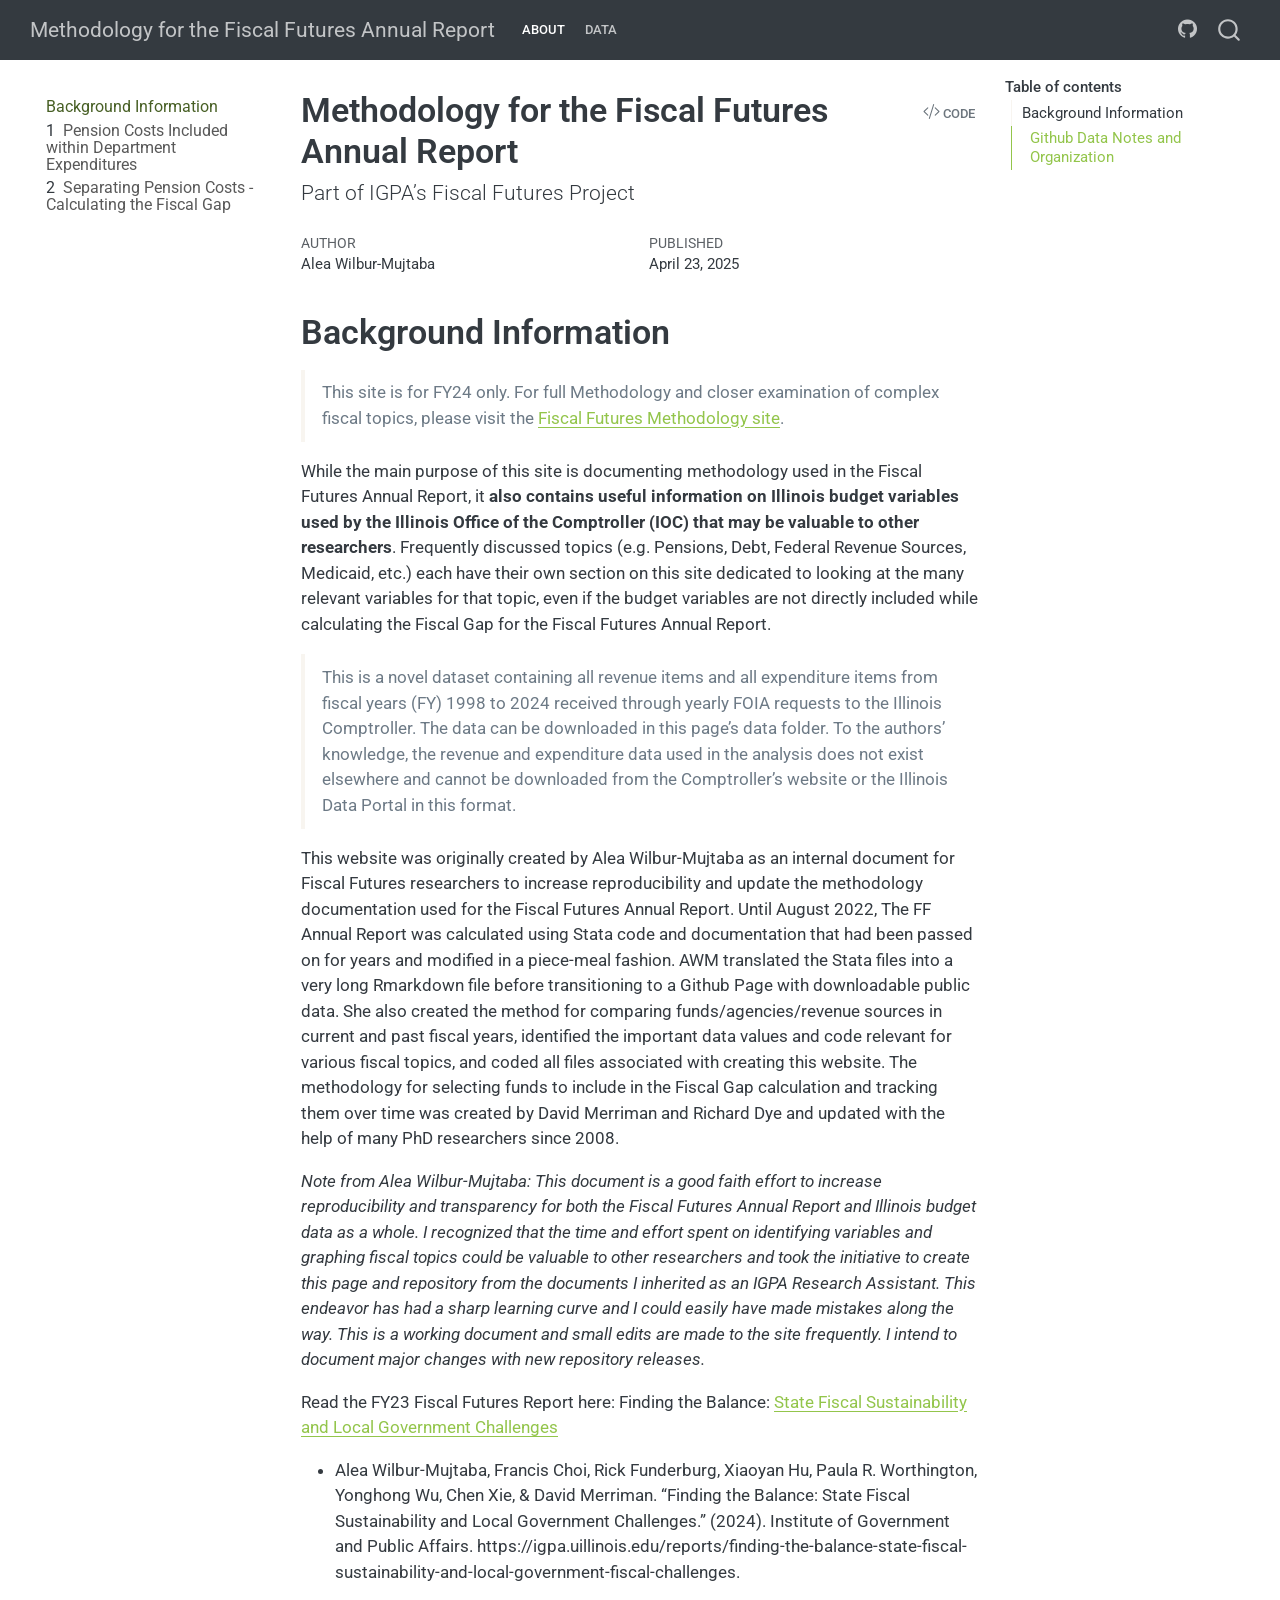
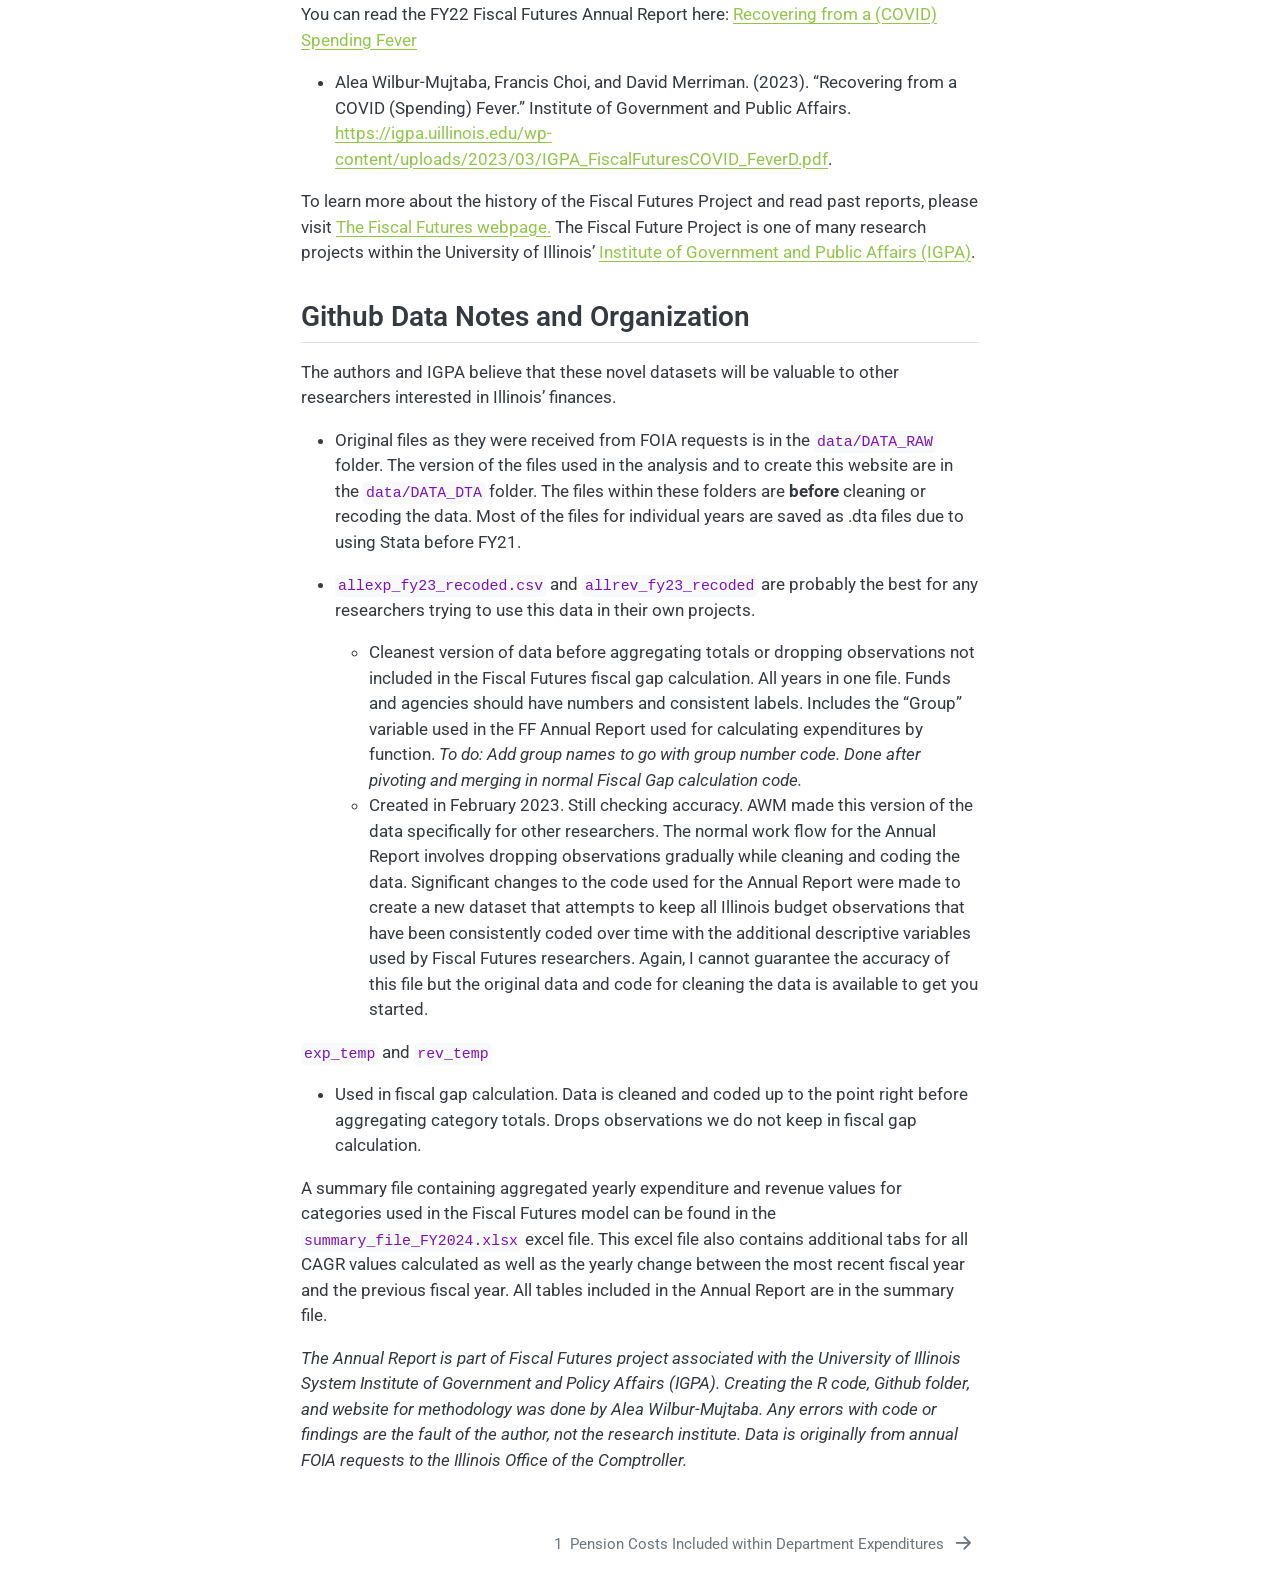
<file: index.html>
<!DOCTYPE html>
<html xmlns="http://www.w3.org/1999/xhtml" lang="en" xml:lang="en"><head>

<meta charset="utf-8">
<meta name="generator" content="quarto-1.4.550">

<meta name="viewport" content="width=device-width, initial-scale=1.0, user-scalable=yes">

<meta name="author" content="Alea Wilbur-Mujtaba">
<meta name="dcterms.date" content="2025-04-23">

<title>Methodology for the Fiscal Futures Annual Report</title>
<style>
code{white-space: pre-wrap;}
span.smallcaps{font-variant: small-caps;}
div.columns{display: flex; gap: min(4vw, 1.5em);}
div.column{flex: auto; overflow-x: auto;}
div.hanging-indent{margin-left: 1.5em; text-indent: -1.5em;}
ul.task-list{list-style: none;}
ul.task-list li input[type="checkbox"] {
  width: 0.8em;
  margin: 0 0.8em 0.2em -1em; /* quarto-specific, see https://github.com/quarto-dev/quarto-cli/issues/4556 */ 
  vertical-align: middle;
}
/* CSS for syntax highlighting */
pre > code.sourceCode { white-space: pre; position: relative; }
pre > code.sourceCode > span { line-height: 1.25; }
pre > code.sourceCode > span:empty { height: 1.2em; }
.sourceCode { overflow: visible; }
code.sourceCode > span { color: inherit; text-decoration: inherit; }
div.sourceCode { margin: 1em 0; }
pre.sourceCode { margin: 0; }
@media screen {
div.sourceCode { overflow: auto; }
}
@media print {
pre > code.sourceCode { white-space: pre-wrap; }
pre > code.sourceCode > span { text-indent: -5em; padding-left: 5em; }
}
pre.numberSource code
  { counter-reset: source-line 0; }
pre.numberSource code > span
  { position: relative; left: -4em; counter-increment: source-line; }
pre.numberSource code > span > a:first-child::before
  { content: counter(source-line);
    position: relative; left: -1em; text-align: right; vertical-align: baseline;
    border: none; display: inline-block;
    -webkit-touch-callout: none; -webkit-user-select: none;
    -khtml-user-select: none; -moz-user-select: none;
    -ms-user-select: none; user-select: none;
    padding: 0 4px; width: 4em;
  }
pre.numberSource { margin-left: 3em;  padding-left: 4px; }
div.sourceCode
  {   }
@media screen {
pre > code.sourceCode > span > a:first-child::before { text-decoration: underline; }
}
</style>


<script src="site_libs/quarto-nav/quarto-nav.js"></script>
<script src="site_libs/quarto-nav/headroom.min.js"></script>
<script src="site_libs/clipboard/clipboard.min.js"></script>
<script src="site_libs/quarto-search/autocomplete.umd.js"></script>
<script src="site_libs/quarto-search/fuse.min.js"></script>
<script src="site_libs/quarto-search/quarto-search.js"></script>
<meta name="quarto:offset" content="./">
<link href="./Everything_changepensions.html" rel="next">
<script src="site_libs/quarto-html/quarto.js"></script>
<script src="site_libs/quarto-html/popper.min.js"></script>
<script src="site_libs/quarto-html/tippy.umd.min.js"></script>
<script src="site_libs/quarto-html/anchor.min.js"></script>
<link href="site_libs/quarto-html/tippy.css" rel="stylesheet">
<link href="site_libs/quarto-html/quarto-syntax-highlighting.css" rel="stylesheet" id="quarto-text-highlighting-styles">
<script src="site_libs/bootstrap/bootstrap.min.js"></script>
<link href="site_libs/bootstrap/bootstrap-icons.css" rel="stylesheet">
<link href="site_libs/bootstrap/bootstrap.min.css" rel="stylesheet" id="quarto-bootstrap" data-mode="light">
<script id="quarto-search-options" type="application/json">{
  "location": "navbar",
  "copy-button": false,
  "collapse-after": 3,
  "panel-placement": "end",
  "type": "overlay",
  "limit": 50,
  "keyboard-shortcut": [
    "f",
    "/",
    "s"
  ],
  "show-item-context": false,
  "language": {
    "search-no-results-text": "No results",
    "search-matching-documents-text": "matching documents",
    "search-copy-link-title": "Copy link to search",
    "search-hide-matches-text": "Hide additional matches",
    "search-more-match-text": "more match in this document",
    "search-more-matches-text": "more matches in this document",
    "search-clear-button-title": "Clear",
    "search-text-placeholder": "",
    "search-detached-cancel-button-title": "Cancel",
    "search-submit-button-title": "Submit",
    "search-label": "Search"
  }
}</script>


</head>

<body class="nav-sidebar floating nav-fixed">

<div id="quarto-search-results"></div>
  <header id="quarto-header" class="headroom fixed-top">
    <nav class="navbar navbar-expand-lg " data-bs-theme="dark">
      <div class="navbar-container container-fluid">
      <div class="navbar-brand-container mx-auto">
    <a class="navbar-brand" href="./index.html">
    <span class="navbar-title">Methodology for the Fiscal Futures Annual Report</span>
    </a>
  </div>
            <div id="quarto-search" class="" title="Search"></div>
          <button class="navbar-toggler" type="button" data-bs-toggle="collapse" data-bs-target="#navbarCollapse" aria-controls="navbarCollapse" aria-expanded="false" aria-label="Toggle navigation" onclick="if (window.quartoToggleHeadroom) { window.quartoToggleHeadroom(); }">
  <span class="navbar-toggler-icon"></span>
</button>
          <div class="collapse navbar-collapse" id="navbarCollapse">
            <ul class="navbar-nav navbar-nav-scroll me-auto">
  <li class="nav-item">
    <a class="nav-link active" href="./index.html" aria-current="page"> 
<span class="menu-text">About</span></a>
  </li>  
  <li class="nav-item">
    <a class="nav-link" href="https://github.com/AleaWM/Fiscal-Futures-IL-FY2024/tree/main/data"> 
<span class="menu-text">Data</span></a>
  </li>  
</ul>
            <ul class="navbar-nav navbar-nav-scroll ms-auto">
  <li class="nav-item compact">
    <a class="nav-link" href="https://github.com/AleaWM/Fiscal-Futures-IL-FY2024.git"> <i class="bi bi-github" role="img">
</i> 
<span class="menu-text"></span></a>
  </li>  
</ul>
          </div> <!-- /navcollapse -->
          <div class="quarto-navbar-tools">
</div>
      </div> <!-- /container-fluid -->
    </nav>
  <nav class="quarto-secondary-nav">
    <div class="container-fluid d-flex">
      <button type="button" class="quarto-btn-toggle btn" data-bs-toggle="collapse" data-bs-target=".quarto-sidebar-collapse-item" aria-controls="quarto-sidebar" aria-expanded="false" aria-label="Toggle sidebar navigation" onclick="if (window.quartoToggleHeadroom) { window.quartoToggleHeadroom(); }">
        <i class="bi bi-layout-text-sidebar-reverse"></i>
      </button>
        <nav class="quarto-page-breadcrumbs" aria-label="breadcrumb"><ol class="breadcrumb"><li class="breadcrumb-item"><a href="./index.html">Background Information</a></li></ol></nav>
        <a class="flex-grow-1" role="button" data-bs-toggle="collapse" data-bs-target=".quarto-sidebar-collapse-item" aria-controls="quarto-sidebar" aria-expanded="false" aria-label="Toggle sidebar navigation" onclick="if (window.quartoToggleHeadroom) { window.quartoToggleHeadroom(); }">      
        </a>
    </div>
  </nav>
</header>
<!-- content -->
<div id="quarto-content" class="quarto-container page-columns page-rows-contents page-layout-article page-navbar">
<!-- sidebar -->
  <nav id="quarto-sidebar" class="sidebar collapse collapse-horizontal quarto-sidebar-collapse-item sidebar-navigation floating overflow-auto">
    <div class="sidebar-menu-container"> 
    <ul class="list-unstyled mt-1">
        <li class="sidebar-item">
  <div class="sidebar-item-container"> 
  <a href="./index.html" class="sidebar-item-text sidebar-link active">
 <span class="menu-text">Background Information</span></a>
  </div>
</li>
        <li class="sidebar-item">
  <div class="sidebar-item-container"> 
  <a href="./Everything_changepensions.html" class="sidebar-item-text sidebar-link">
 <span class="menu-text"><span class="chapter-number">1</span>&nbsp; <span class="chapter-title">Pension Costs Included within Department Expenditures</span></span></a>
  </div>
</li>
        <li class="sidebar-item">
  <div class="sidebar-item-container"> 
  <a href="./Everything.html" class="sidebar-item-text sidebar-link">
 <span class="menu-text"><span class="chapter-number">2</span>&nbsp; <span class="chapter-title">Separating Pension Costs - Calculating the Fiscal Gap</span></span></a>
  </div>
</li>
    </ul>
    </div>
</nav>
<div id="quarto-sidebar-glass" class="quarto-sidebar-collapse-item" data-bs-toggle="collapse" data-bs-target=".quarto-sidebar-collapse-item"></div>
<!-- margin-sidebar -->
    <div id="quarto-margin-sidebar" class="sidebar margin-sidebar">
        <nav id="TOC" role="doc-toc" class="toc-active">
    <h2 id="toc-title">Table of contents</h2>
   
  <ul>
  <li><a href="#sec-background-info" id="toc-sec-background-info" class="nav-link active" data-scroll-target="#sec-background-info">Background Information</a>
  <ul class="collapse">
  <li><a href="#github-data-notes-and-organization" id="toc-github-data-notes-and-organization" class="nav-link" data-scroll-target="#github-data-notes-and-organization">Github Data Notes and Organization</a></li>
  </ul></li>
  </ul>
</nav>
    </div>
<!-- main -->
<main class="content" id="quarto-document-content">

<header id="title-block-header" class="quarto-title-block default">
<div class="quarto-title">
<div class="quarto-title-block"><div><h1 class="title">Methodology for the Fiscal Futures Annual Report</h1><button type="button" class="btn code-tools-button" id="quarto-code-tools-source"><i class="bi"></i> Code</button></div></div>
<p class="subtitle lead">Part of IGPA’s Fiscal Futures Project</p>
</div>



<div class="quarto-title-meta">

    <div>
    <div class="quarto-title-meta-heading">Author</div>
    <div class="quarto-title-meta-contents">
             <p>Alea Wilbur-Mujtaba </p>
          </div>
  </div>
    
    <div>
    <div class="quarto-title-meta-heading">Published</div>
    <div class="quarto-title-meta-contents">
      <p class="date">April 23, 2025</p>
    </div>
  </div>
  
    
  </div>
  


</header>


<section id="sec-background-info" class="level1 unnumbered">
<h1 class="unnumbered">Background Information</h1>
<blockquote class="blockquote">
<p>This site is for FY24 only. For full Methodology and closer examination of complex fiscal topics, please visit the <a href="https://aleawm.github.io/Fiscal-Futures/">Fiscal Futures Methodology site</a>.</p>
</blockquote>
<p>While the main purpose of this site is documenting methodology used in the Fiscal Futures Annual Report, it <strong>also contains useful information on Illinois budget variables used by the Illinois Office of the Comptroller (IOC) that may be valuable to other researchers</strong>. Frequently discussed topics (e.g.&nbsp;Pensions, Debt, Federal Revenue Sources, Medicaid, etc.) each have their own section on this site dedicated to looking at the many relevant variables for that topic, even if the budget variables are not directly included while calculating the Fiscal Gap for the Fiscal Futures Annual Report.</p>
<blockquote class="blockquote">
<p>This is a novel dataset containing all revenue items and all expenditure items from fiscal years (FY) 1998 to 2024 received through yearly FOIA requests to the Illinois Comptroller. The data can be downloaded in this page’s data folder. To the authors’ knowledge, the revenue and expenditure data used in the analysis does not exist elsewhere and cannot be downloaded from the Comptroller’s website or the Illinois Data Portal in this format.</p>
</blockquote>
<p>This website was originally created by Alea Wilbur-Mujtaba as an internal document for Fiscal Futures researchers to increase reproducibility and update the methodology documentation used for the Fiscal Futures Annual Report. Until August 2022, The FF Annual Report was calculated using Stata code and documentation that had been passed on for years and modified in a piece-meal fashion. AWM translated the Stata files into a very long Rmarkdown file before transitioning to a Github Page with downloadable public data. She also created the method for comparing funds/agencies/revenue sources in current and past fiscal years, identified the important data values and code relevant for various fiscal topics, and coded all files associated with creating this website. The methodology for selecting funds to include in the Fiscal Gap calculation and tracking them over time was created by David Merriman and Richard Dye and updated with the help of many PhD researchers since 2008.</p>
<p><em>Note from Alea Wilbur-Mujtaba: This document is a good faith effort to increase reproducibility and transparency for both the Fiscal Futures Annual Report and Illinois budget data as a whole. I recognized that the time and effort spent on identifying variables and graphing fiscal topics could be valuable to other researchers and took the initiative to create this page and repository from the documents I inherited as an IGPA Research Assistant. This endeavor has had a sharp learning curve and I could easily have made mistakes along the way. This is a working document and small edits are made to the site frequently. I intend to document major changes with new repository releases.</em></p>
<p>Read the FY23 Fiscal Futures Report here: Finding the Balance: <a href="https://igpa.uillinois.edu/reports/finding-the-balance-state-fiscal-sustainability-and-local-government-fiscal-challenges">State Fiscal Sustainability and Local Government Challenges</a></p>
<ul>
<li>Alea Wilbur-Mujtaba, Francis Choi, Rick Funderburg, Xiaoyan Hu, Paula R. Worthington, Yonghong Wu, Chen Xie, &amp; David Merriman. “Finding the Balance: State Fiscal Sustainability and Local Government Challenges.” (2024). Institute of Government and Public Affairs. https://igpa.uillinois.edu/reports/finding-the-balance-state-fiscal-sustainability-and-local-government-fiscal-challenges.</li>
</ul>
<p>You can read the FY22 Fiscal Futures Annual Report here: <a href="https://igpa.uillinois.edu/wp-content/uploads/2023/03/IGPA_FiscalFuturesCOVID_FeverD.pdf">Recovering from a (COVID) Spending Fever</a></p>
<ul>
<li>Alea Wilbur-Mujtaba, Francis Choi, and David Merriman. (2023). “Recovering from a COVID (Spending) Fever.” Institute of Government and Public Affairs. <a href="https://igpa.uillinois.edu/wp-content/uploads/2023/03/IGPA_FiscalFuturesCOVID_FeverD.pdf" class="uri">https://igpa.uillinois.edu/wp-content/uploads/2023/03/IGPA_FiscalFuturesCOVID_FeverD.pdf</a>.</li>
</ul>
<p>To learn more about the history of the Fiscal Futures Project and read past reports, please visit <a href="https://igpa.uillinois.edu/fiscal-futures-project/">The Fiscal Futures webpage.</a> The Fiscal Future Project is one of many research projects within the University of Illinois’ <a href="https://igpa.uillinois.edu/">Institute of Government and Public Affairs (IGPA)</a>.</p>
<section id="github-data-notes-and-organization" class="level2">
<h2 class="anchored" data-anchor-id="github-data-notes-and-organization">Github Data Notes and Organization</h2>
<p>The authors and IGPA believe that these novel datasets will be valuable to other researchers interested in Illinois’ finances.</p>
<ul>
<li><p>Original files as they were received from FOIA requests is in the <code>data/DATA_RAW</code> folder. The version of the files used in the analysis and to create this website are in the <code>data/DATA_DTA</code> folder. The files within these folders are <strong>before</strong> cleaning or recoding the data. Most of the files for individual years are saved as .dta files due to using Stata before FY21.</p></li>
<li><p><code>allexp_fy23_recoded.csv</code> and <code>allrev_fy23_recoded</code> are probably the best for any researchers trying to use this data in their own projects.</p>
<ul>
<li>Cleanest version of data before aggregating totals or dropping observations not included in the Fiscal Futures fiscal gap calculation. All years in one file. Funds and agencies should have numbers and consistent labels. Includes the “Group” variable used in the FF Annual Report used for calculating expenditures by function. <em>To do: Add group names to go with group number code. Done after pivoting and merging in normal Fiscal Gap calculation code.</em></li>
<li>Created in February 2023. Still checking accuracy. AWM made this version of the data specifically for other researchers. The normal work flow for the Annual Report involves dropping observations gradually while cleaning and coding the data. Significant changes to the code used for the Annual Report were made to create a new dataset that attempts to keep all Illinois budget observations that have been consistently coded over time with the additional descriptive variables used by Fiscal Futures researchers. Again, I cannot guarantee the accuracy of this file but the original data and code for cleaning the data is available to get you started.</li>
</ul></li>
</ul>
<p><code>exp_temp</code> and <code>rev_temp</code></p>
<ul>
<li>Used in fiscal gap calculation. Data is cleaned and coded up to the point right before aggregating category totals. Drops observations we do not keep in fiscal gap calculation.</li>
</ul>
<p>A summary file containing aggregated yearly expenditure and revenue values for categories used in the Fiscal Futures model can be found in the <code>summary_file_FY2024.xlsx</code> excel file. This excel file also contains additional tabs for all CAGR values calculated as well as the yearly change between the most recent fiscal year and the previous fiscal year. All tables included in the Annual Report are in the summary file.</p>
<p><em>The Annual Report is part of Fiscal Futures project associated with the University of Illinois System Institute of Government and Policy Affairs (IGPA). Creating the R code, Github folder, and website for methodology was done by Alea Wilbur-Mujtaba. Any errors with code or findings are the fault of the author, not the research institute. Data is originally from annual FOIA requests to the Illinois Office of the Comptroller.</em></p>


<!-- -->

</section>
</section>

</main> <!-- /main -->
<script id="quarto-html-after-body" type="application/javascript">
window.document.addEventListener("DOMContentLoaded", function (event) {
  const toggleBodyColorMode = (bsSheetEl) => {
    const mode = bsSheetEl.getAttribute("data-mode");
    const bodyEl = window.document.querySelector("body");
    if (mode === "dark") {
      bodyEl.classList.add("quarto-dark");
      bodyEl.classList.remove("quarto-light");
    } else {
      bodyEl.classList.add("quarto-light");
      bodyEl.classList.remove("quarto-dark");
    }
  }
  const toggleBodyColorPrimary = () => {
    const bsSheetEl = window.document.querySelector("link#quarto-bootstrap");
    if (bsSheetEl) {
      toggleBodyColorMode(bsSheetEl);
    }
  }
  toggleBodyColorPrimary();  
  const icon = "";
  const anchorJS = new window.AnchorJS();
  anchorJS.options = {
    placement: 'right',
    icon: icon
  };
  anchorJS.add('.anchored');
  const isCodeAnnotation = (el) => {
    for (const clz of el.classList) {
      if (clz.startsWith('code-annotation-')) {                     
        return true;
      }
    }
    return false;
  }
  const clipboard = new window.ClipboardJS('.code-copy-button', {
    text: function(trigger) {
      const codeEl = trigger.previousElementSibling.cloneNode(true);
      for (const childEl of codeEl.children) {
        if (isCodeAnnotation(childEl)) {
          childEl.remove();
        }
      }
      return codeEl.innerText;
    }
  });
  clipboard.on('success', function(e) {
    // button target
    const button = e.trigger;
    // don't keep focus
    button.blur();
    // flash "checked"
    button.classList.add('code-copy-button-checked');
    var currentTitle = button.getAttribute("title");
    button.setAttribute("title", "Copied!");
    let tooltip;
    if (window.bootstrap) {
      button.setAttribute("data-bs-toggle", "tooltip");
      button.setAttribute("data-bs-placement", "left");
      button.setAttribute("data-bs-title", "Copied!");
      tooltip = new bootstrap.Tooltip(button, 
        { trigger: "manual", 
          customClass: "code-copy-button-tooltip",
          offset: [0, -8]});
      tooltip.show();    
    }
    setTimeout(function() {
      if (tooltip) {
        tooltip.hide();
        button.removeAttribute("data-bs-title");
        button.removeAttribute("data-bs-toggle");
        button.removeAttribute("data-bs-placement");
      }
      button.setAttribute("title", currentTitle);
      button.classList.remove('code-copy-button-checked');
    }, 1000);
    // clear code selection
    e.clearSelection();
  });
  const viewSource = window.document.getElementById('quarto-view-source') ||
                     window.document.getElementById('quarto-code-tools-source');
  if (viewSource) {
    const sourceUrl = viewSource.getAttribute("data-quarto-source-url");
    viewSource.addEventListener("click", function(e) {
      if (sourceUrl) {
        // rstudio viewer pane
        if (/\bcapabilities=\b/.test(window.location)) {
          window.open(sourceUrl);
        } else {
          window.location.href = sourceUrl;
        }
      } else {
        const modal = new bootstrap.Modal(document.getElementById('quarto-embedded-source-code-modal'));
        modal.show();
      }
      return false;
    });
  }
  function toggleCodeHandler(show) {
    return function(e) {
      const detailsSrc = window.document.querySelectorAll(".cell > details > .sourceCode");
      for (let i=0; i<detailsSrc.length; i++) {
        const details = detailsSrc[i].parentElement;
        if (show) {
          details.open = true;
        } else {
          details.removeAttribute("open");
        }
      }
      const cellCodeDivs = window.document.querySelectorAll(".cell > .sourceCode");
      const fromCls = show ? "hidden" : "unhidden";
      const toCls = show ? "unhidden" : "hidden";
      for (let i=0; i<cellCodeDivs.length; i++) {
        const codeDiv = cellCodeDivs[i];
        if (codeDiv.classList.contains(fromCls)) {
          codeDiv.classList.remove(fromCls);
          codeDiv.classList.add(toCls);
        } 
      }
      return false;
    }
  }
  const hideAllCode = window.document.getElementById("quarto-hide-all-code");
  if (hideAllCode) {
    hideAllCode.addEventListener("click", toggleCodeHandler(false));
  }
  const showAllCode = window.document.getElementById("quarto-show-all-code");
  if (showAllCode) {
    showAllCode.addEventListener("click", toggleCodeHandler(true));
  }
  function tippyHover(el, contentFn, onTriggerFn, onUntriggerFn) {
    const config = {
      allowHTML: true,
      maxWidth: 500,
      delay: 100,
      arrow: false,
      appendTo: function(el) {
          return el.parentElement;
      },
      interactive: true,
      interactiveBorder: 10,
      theme: 'quarto',
      placement: 'bottom-start',
    };
    if (contentFn) {
      config.content = contentFn;
    }
    if (onTriggerFn) {
      config.onTrigger = onTriggerFn;
    }
    if (onUntriggerFn) {
      config.onUntrigger = onUntriggerFn;
    }
    window.tippy(el, config); 
  }
  const noterefs = window.document.querySelectorAll('a[role="doc-noteref"]');
  for (var i=0; i<noterefs.length; i++) {
    const ref = noterefs[i];
    tippyHover(ref, function() {
      // use id or data attribute instead here
      let href = ref.getAttribute('data-footnote-href') || ref.getAttribute('href');
      try { href = new URL(href).hash; } catch {}
      const id = href.replace(/^#\/?/, "");
      const note = window.document.getElementById(id);
      return note.innerHTML;
    });
  }
  const xrefs = window.document.querySelectorAll('a.quarto-xref');
  const processXRef = (id, note) => {
    // Strip column container classes
    const stripColumnClz = (el) => {
      el.classList.remove("page-full", "page-columns");
      if (el.children) {
        for (const child of el.children) {
          stripColumnClz(child);
        }
      }
    }
    stripColumnClz(note)
    if (id === null || id.startsWith('sec-')) {
      // Special case sections, only their first couple elements
      const container = document.createElement("div");
      if (note.children && note.children.length > 2) {
        container.appendChild(note.children[0].cloneNode(true));
        for (let i = 1; i < note.children.length; i++) {
          const child = note.children[i];
          if (child.tagName === "P" && child.innerText === "") {
            continue;
          } else {
            container.appendChild(child.cloneNode(true));
            break;
          }
        }
        if (window.Quarto?.typesetMath) {
          window.Quarto.typesetMath(container);
        }
        return container.innerHTML
      } else {
        if (window.Quarto?.typesetMath) {
          window.Quarto.typesetMath(note);
        }
        return note.innerHTML;
      }
    } else {
      // Remove any anchor links if they are present
      const anchorLink = note.querySelector('a.anchorjs-link');
      if (anchorLink) {
        anchorLink.remove();
      }
      if (window.Quarto?.typesetMath) {
        window.Quarto.typesetMath(note);
      }
      // TODO in 1.5, we should make sure this works without a callout special case
      if (note.classList.contains("callout")) {
        return note.outerHTML;
      } else {
        return note.innerHTML;
      }
    }
  }
  for (var i=0; i<xrefs.length; i++) {
    const xref = xrefs[i];
    tippyHover(xref, undefined, function(instance) {
      instance.disable();
      let url = xref.getAttribute('href');
      let hash = undefined; 
      if (url.startsWith('#')) {
        hash = url;
      } else {
        try { hash = new URL(url).hash; } catch {}
      }
      if (hash) {
        const id = hash.replace(/^#\/?/, "");
        const note = window.document.getElementById(id);
        if (note !== null) {
          try {
            const html = processXRef(id, note.cloneNode(true));
            instance.setContent(html);
          } finally {
            instance.enable();
            instance.show();
          }
        } else {
          // See if we can fetch this
          fetch(url.split('#')[0])
          .then(res => res.text())
          .then(html => {
            const parser = new DOMParser();
            const htmlDoc = parser.parseFromString(html, "text/html");
            const note = htmlDoc.getElementById(id);
            if (note !== null) {
              const html = processXRef(id, note);
              instance.setContent(html);
            } 
          }).finally(() => {
            instance.enable();
            instance.show();
          });
        }
      } else {
        // See if we can fetch a full url (with no hash to target)
        // This is a special case and we should probably do some content thinning / targeting
        fetch(url)
        .then(res => res.text())
        .then(html => {
          const parser = new DOMParser();
          const htmlDoc = parser.parseFromString(html, "text/html");
          const note = htmlDoc.querySelector('main.content');
          if (note !== null) {
            // This should only happen for chapter cross references
            // (since there is no id in the URL)
            // remove the first header
            if (note.children.length > 0 && note.children[0].tagName === "HEADER") {
              note.children[0].remove();
            }
            const html = processXRef(null, note);
            instance.setContent(html);
          } 
        }).finally(() => {
          instance.enable();
          instance.show();
        });
      }
    }, function(instance) {
    });
  }
      let selectedAnnoteEl;
      const selectorForAnnotation = ( cell, annotation) => {
        let cellAttr = 'data-code-cell="' + cell + '"';
        let lineAttr = 'data-code-annotation="' +  annotation + '"';
        const selector = 'span[' + cellAttr + '][' + lineAttr + ']';
        return selector;
      }
      const selectCodeLines = (annoteEl) => {
        const doc = window.document;
        const targetCell = annoteEl.getAttribute("data-target-cell");
        const targetAnnotation = annoteEl.getAttribute("data-target-annotation");
        const annoteSpan = window.document.querySelector(selectorForAnnotation(targetCell, targetAnnotation));
        const lines = annoteSpan.getAttribute("data-code-lines").split(",");
        const lineIds = lines.map((line) => {
          return targetCell + "-" + line;
        })
        let top = null;
        let height = null;
        let parent = null;
        if (lineIds.length > 0) {
            //compute the position of the single el (top and bottom and make a div)
            const el = window.document.getElementById(lineIds[0]);
            top = el.offsetTop;
            height = el.offsetHeight;
            parent = el.parentElement.parentElement;
          if (lineIds.length > 1) {
            const lastEl = window.document.getElementById(lineIds[lineIds.length - 1]);
            const bottom = lastEl.offsetTop + lastEl.offsetHeight;
            height = bottom - top;
          }
          if (top !== null && height !== null && parent !== null) {
            // cook up a div (if necessary) and position it 
            let div = window.document.getElementById("code-annotation-line-highlight");
            if (div === null) {
              div = window.document.createElement("div");
              div.setAttribute("id", "code-annotation-line-highlight");
              div.style.position = 'absolute';
              parent.appendChild(div);
            }
            div.style.top = top - 2 + "px";
            div.style.height = height + 4 + "px";
            div.style.left = 0;
            let gutterDiv = window.document.getElementById("code-annotation-line-highlight-gutter");
            if (gutterDiv === null) {
              gutterDiv = window.document.createElement("div");
              gutterDiv.setAttribute("id", "code-annotation-line-highlight-gutter");
              gutterDiv.style.position = 'absolute';
              const codeCell = window.document.getElementById(targetCell);
              const gutter = codeCell.querySelector('.code-annotation-gutter');
              gutter.appendChild(gutterDiv);
            }
            gutterDiv.style.top = top - 2 + "px";
            gutterDiv.style.height = height + 4 + "px";
          }
          selectedAnnoteEl = annoteEl;
        }
      };
      const unselectCodeLines = () => {
        const elementsIds = ["code-annotation-line-highlight", "code-annotation-line-highlight-gutter"];
        elementsIds.forEach((elId) => {
          const div = window.document.getElementById(elId);
          if (div) {
            div.remove();
          }
        });
        selectedAnnoteEl = undefined;
      };
        // Handle positioning of the toggle
    window.addEventListener(
      "resize",
      throttle(() => {
        elRect = undefined;
        if (selectedAnnoteEl) {
          selectCodeLines(selectedAnnoteEl);
        }
      }, 10)
    );
    function throttle(fn, ms) {
    let throttle = false;
    let timer;
      return (...args) => {
        if(!throttle) { // first call gets through
            fn.apply(this, args);
            throttle = true;
        } else { // all the others get throttled
            if(timer) clearTimeout(timer); // cancel #2
            timer = setTimeout(() => {
              fn.apply(this, args);
              timer = throttle = false;
            }, ms);
        }
      };
    }
      // Attach click handler to the DT
      const annoteDls = window.document.querySelectorAll('dt[data-target-cell]');
      for (const annoteDlNode of annoteDls) {
        annoteDlNode.addEventListener('click', (event) => {
          const clickedEl = event.target;
          if (clickedEl !== selectedAnnoteEl) {
            unselectCodeLines();
            const activeEl = window.document.querySelector('dt[data-target-cell].code-annotation-active');
            if (activeEl) {
              activeEl.classList.remove('code-annotation-active');
            }
            selectCodeLines(clickedEl);
            clickedEl.classList.add('code-annotation-active');
          } else {
            // Unselect the line
            unselectCodeLines();
            clickedEl.classList.remove('code-annotation-active');
          }
        });
      }
  const findCites = (el) => {
    const parentEl = el.parentElement;
    if (parentEl) {
      const cites = parentEl.dataset.cites;
      if (cites) {
        return {
          el,
          cites: cites.split(' ')
        };
      } else {
        return findCites(el.parentElement)
      }
    } else {
      return undefined;
    }
  };
  var bibliorefs = window.document.querySelectorAll('a[role="doc-biblioref"]');
  for (var i=0; i<bibliorefs.length; i++) {
    const ref = bibliorefs[i];
    const citeInfo = findCites(ref);
    if (citeInfo) {
      tippyHover(citeInfo.el, function() {
        var popup = window.document.createElement('div');
        citeInfo.cites.forEach(function(cite) {
          var citeDiv = window.document.createElement('div');
          citeDiv.classList.add('hanging-indent');
          citeDiv.classList.add('csl-entry');
          var biblioDiv = window.document.getElementById('ref-' + cite);
          if (biblioDiv) {
            citeDiv.innerHTML = biblioDiv.innerHTML;
          }
          popup.appendChild(citeDiv);
        });
        return popup.innerHTML;
      });
    }
  }
});
</script>
<nav class="page-navigation">
  <div class="nav-page nav-page-previous">
  </div>
  <div class="nav-page nav-page-next">
      <a href="./Everything_changepensions.html" class="pagination-link" aria-label="Pension Costs Included within Department Expenditures">
        <span class="nav-page-text"><span class="chapter-number">1</span>&nbsp; <span class="chapter-title">Pension Costs Included within Department Expenditures</span></span> <i class="bi bi-arrow-right-short"></i>
      </a>
  </div>
</nav><div class="modal fade" id="quarto-embedded-source-code-modal" tabindex="-1" aria-labelledby="quarto-embedded-source-code-modal-label" aria-hidden="true"><div class="modal-dialog modal-dialog-scrollable"><div class="modal-content"><div class="modal-header"><h5 class="modal-title" id="quarto-embedded-source-code-modal-label">Source Code</h5><button class="btn-close" data-bs-dismiss="modal"></button></div><div class="modal-body"><div class="">
<div class="sourceCode" id="cb1" data-shortcodes="false"><pre class="sourceCode markdown code-with-copy"><code class="sourceCode markdown"><span id="cb1-1"><a href="#cb1-1" aria-hidden="true" tabindex="-1"></a><span class="fu"># Background Information {#sec-background-info .unnumbered}</span></span>
<span id="cb1-2"><a href="#cb1-2" aria-hidden="true" tabindex="-1"></a></span>
<span id="cb1-3"><a href="#cb1-3" aria-hidden="true" tabindex="-1"></a>---</span>
<span id="cb1-4"><a href="#cb1-4" aria-hidden="true" tabindex="-1"></a>format:</span>
<span id="cb1-5"><a href="#cb1-5" aria-hidden="true" tabindex="-1"></a>  html:</span>
<span id="cb1-6"><a href="#cb1-6" aria-hidden="true" tabindex="-1"></a>    code-fold: false</span>
<span id="cb1-7"><a href="#cb1-7" aria-hidden="true" tabindex="-1"></a>    code-tools: true</span>
<span id="cb1-8"><a href="#cb1-8" aria-hidden="true" tabindex="-1"></a>    code-overflow: wrap</span>
<span id="cb1-9"><a href="#cb1-9" aria-hidden="true" tabindex="-1"></a>---</span>
<span id="cb1-10"><a href="#cb1-10" aria-hidden="true" tabindex="-1"></a></span>
<span id="cb1-11"><a href="#cb1-11" aria-hidden="true" tabindex="-1"></a><span class="at">&gt; This site is for FY24 only. For full Methodology and closer examination of complex fiscal topics, please visit the </span><span class="co">[</span><span class="ot">Fiscal Futures Methodology site</span><span class="co">](https://aleawm.github.io/Fiscal-Futures/)</span><span class="at">.</span></span>
<span id="cb1-12"><a href="#cb1-12" aria-hidden="true" tabindex="-1"></a></span>
<span id="cb1-13"><a href="#cb1-13" aria-hidden="true" tabindex="-1"></a>While the main purpose of this site is documenting methodology used in the Fiscal Futures Annual Report, it **also contains useful information on Illinois budget variables used by the Illinois Office of the Comptroller (IOC) that may be valuable to other researchers**. Frequently discussed topics (e.g. Pensions, Debt, Federal Revenue Sources, Medicaid, etc.) each have their own section on this site dedicated to looking at the many relevant variables for that topic, even if the budget variables are not directly included while calculating the Fiscal Gap for the Fiscal Futures Annual Report.</span>
<span id="cb1-14"><a href="#cb1-14" aria-hidden="true" tabindex="-1"></a></span>
<span id="cb1-15"><a href="#cb1-15" aria-hidden="true" tabindex="-1"></a><span class="at">&gt; This is a novel dataset containing all revenue items and all expenditure items from fiscal years (FY) 1998 to 2024 received through yearly FOIA requests to the Illinois Comptroller. The data can be downloaded in this page's data folder. To the authors' knowledge, the revenue and expenditure data used in the analysis does not exist elsewhere and cannot be downloaded from the Comptroller's website or the Illinois Data Portal in this format.</span></span>
<span id="cb1-16"><a href="#cb1-16" aria-hidden="true" tabindex="-1"></a></span>
<span id="cb1-17"><a href="#cb1-17" aria-hidden="true" tabindex="-1"></a>This website was originally created by Alea Wilbur-Mujtaba as an internal document for Fiscal Futures researchers to increase reproducibility and update the methodology documentation used for the Fiscal Futures Annual Report. Until August 2022, The FF Annual Report was calculated using Stata code and documentation that had been passed on for years and modified in a piece-meal fashion. AWM translated the Stata files into a very long Rmarkdown file before transitioning to a Github Page with downloadable public data. She also created the method for comparing funds/agencies/revenue sources in current and past fiscal years, identified the important data values and code relevant for various fiscal topics, and coded all files associated with creating this website. The methodology for selecting funds to include in the Fiscal Gap calculation and tracking them over time was created by David Merriman and Richard Dye and updated with the help of many PhD researchers since 2008.</span>
<span id="cb1-18"><a href="#cb1-18" aria-hidden="true" tabindex="-1"></a></span>
<span id="cb1-19"><a href="#cb1-19" aria-hidden="true" tabindex="-1"></a>*Note from Alea Wilbur-Mujtaba: This document is a good faith effort to increase reproducibility and transparency for both the Fiscal Futures Annual Report and Illinois budget data as a whole. I recognized that the time and effort spent on identifying variables and graphing fiscal topics could be valuable to other researchers and took the initiative to create this page and repository from the documents I inherited as an IGPA Research Assistant. This endeavor has had a sharp learning curve and I could easily have made mistakes along the way. This is a working document and small edits are made to the site frequently. I intend to document major changes with new repository releases.*</span>
<span id="cb1-20"><a href="#cb1-20" aria-hidden="true" tabindex="-1"></a></span>
<span id="cb1-21"><a href="#cb1-21" aria-hidden="true" tabindex="-1"></a>Read the FY23 Fiscal Futures Report here: Finding the Balance: <span class="co">[</span><span class="ot">State Fiscal Sustainability and Local Government Challenges</span><span class="co">](https://igpa.uillinois.edu/reports/finding-the-balance-state-fiscal-sustainability-and-local-government-fiscal-challenges)</span></span>
<span id="cb1-22"><a href="#cb1-22" aria-hidden="true" tabindex="-1"></a></span>
<span id="cb1-23"><a href="#cb1-23" aria-hidden="true" tabindex="-1"></a><span class="ss">- </span>Alea Wilbur-Mujtaba, Francis Choi, Rick Funderburg, Xiaoyan Hu, Paula R. Worthington, Yonghong Wu, Chen Xie, &amp; David Merriman. “Finding the Balance: State Fiscal Sustainability and Local Government Challenges.” (2024). Institute of Government and Public Affairs. https://igpa.uillinois.edu/reports/finding-the-balance-state-fiscal-sustainability-and-local-government-fiscal-challenges.</span>
<span id="cb1-24"><a href="#cb1-24" aria-hidden="true" tabindex="-1"></a></span>
<span id="cb1-25"><a href="#cb1-25" aria-hidden="true" tabindex="-1"></a>You can read the FY22 Fiscal Futures Annual Report here: <span class="co">[</span><span class="ot">Recovering from a (COVID) Spending Fever</span><span class="co">](https://igpa.uillinois.edu/wp-content/uploads/2023/03/IGPA_FiscalFuturesCOVID_FeverD.pdf)</span></span>
<span id="cb1-26"><a href="#cb1-26" aria-hidden="true" tabindex="-1"></a></span>
<span id="cb1-27"><a href="#cb1-27" aria-hidden="true" tabindex="-1"></a><span class="ss">-   </span>Alea Wilbur-Mujtaba, Francis Choi, and David Merriman. (2023). "Recovering from a COVID (Spending) Fever." Institute of Government and Public Affairs. <span class="ot">&lt;https://igpa.uillinois.edu/wp-content/uploads/2023/03/IGPA_FiscalFuturesCOVID_FeverD.pdf&gt;</span>.</span>
<span id="cb1-28"><a href="#cb1-28" aria-hidden="true" tabindex="-1"></a></span>
<span id="cb1-29"><a href="#cb1-29" aria-hidden="true" tabindex="-1"></a>To learn more about the history of the Fiscal Futures Project and read past reports, please visit <span class="co">[</span><span class="ot">The Fiscal Futures webpage.</span><span class="co">](https://igpa.uillinois.edu/fiscal-futures-project/)</span> The Fiscal Future Project is one of many research projects within the University of Illinois' <span class="co">[</span><span class="ot">Institute of Government and Public Affairs (IGPA)</span><span class="co">](https://igpa.uillinois.edu/)</span>.</span>
<span id="cb1-30"><a href="#cb1-30" aria-hidden="true" tabindex="-1"></a></span>
<span id="cb1-31"><a href="#cb1-31" aria-hidden="true" tabindex="-1"></a><span class="fu">## Github Data Notes and Organization</span></span>
<span id="cb1-32"><a href="#cb1-32" aria-hidden="true" tabindex="-1"></a></span>
<span id="cb1-33"><a href="#cb1-33" aria-hidden="true" tabindex="-1"></a>The authors and IGPA believe that these novel datasets will be valuable to other researchers interested in Illinois' finances.</span>
<span id="cb1-34"><a href="#cb1-34" aria-hidden="true" tabindex="-1"></a></span>
<span id="cb1-35"><a href="#cb1-35" aria-hidden="true" tabindex="-1"></a><span class="ss">-   </span>Original files as they were received from FOIA requests is in the <span class="in">`data/DATA_RAW`</span> folder. The version of the files used in the analysis and to create this website are in the <span class="in">`data/DATA_DTA`</span> folder. The files within these folders are **before** cleaning or recoding the data. Most of the files for individual years are saved as .dta files due to using Stata before FY21.</span>
<span id="cb1-36"><a href="#cb1-36" aria-hidden="true" tabindex="-1"></a></span>
<span id="cb1-37"><a href="#cb1-37" aria-hidden="true" tabindex="-1"></a><span class="ss">-   </span><span class="in">`allexp_fy23_recoded.csv`</span> and <span class="in">`allrev_fy23_recoded`</span> are probably the best for any researchers trying to use this data in their own projects.</span>
<span id="cb1-38"><a href="#cb1-38" aria-hidden="true" tabindex="-1"></a></span>
<span id="cb1-39"><a href="#cb1-39" aria-hidden="true" tabindex="-1"></a><span class="ss">    -   </span>Cleanest version of data before aggregating totals or dropping observations not included in the Fiscal Futures fiscal gap calculation. All years in one file. Funds and agencies should have numbers and consistent labels. Includes the "Group" variable used in the FF Annual Report used for calculating expenditures by function. *To do: Add group names to go with group number code. Done after pivoting and merging in normal Fiscal Gap calculation code.*</span>
<span id="cb1-40"><a href="#cb1-40" aria-hidden="true" tabindex="-1"></a><span class="ss">    -   </span>Created in February 2023. Still checking accuracy. AWM made this version of the data specifically for other researchers. The normal work flow for the Annual Report involves dropping observations gradually while cleaning and coding the data. Significant changes to the code used for the Annual Report were made to create a new dataset that attempts to keep all Illinois budget observations that have been consistently coded over time with the additional descriptive variables used by Fiscal Futures researchers. Again, I cannot guarantee the accuracy of this file but the original data and code for cleaning the data is available to get you started.</span>
<span id="cb1-41"><a href="#cb1-41" aria-hidden="true" tabindex="-1"></a></span>
<span id="cb1-42"><a href="#cb1-42" aria-hidden="true" tabindex="-1"></a><span class="in">`exp_temp`</span> and <span class="in">`rev_temp`</span></span>
<span id="cb1-43"><a href="#cb1-43" aria-hidden="true" tabindex="-1"></a></span>
<span id="cb1-44"><a href="#cb1-44" aria-hidden="true" tabindex="-1"></a><span class="ss">-   </span>Used in fiscal gap calculation. Data is cleaned and coded up to the point right before aggregating category totals. Drops observations we do not keep in fiscal gap calculation.</span>
<span id="cb1-45"><a href="#cb1-45" aria-hidden="true" tabindex="-1"></a></span>
<span id="cb1-46"><a href="#cb1-46" aria-hidden="true" tabindex="-1"></a>A summary file containing aggregated yearly expenditure and revenue values for categories used in the Fiscal Futures model can be found in the <span class="in">`summary_file_FY2024.xlsx`</span> excel file. This excel file also contains additional tabs for all CAGR values calculated as well as the yearly change between the most recent fiscal year and the previous fiscal year. All tables included in the Annual Report are in the summary file.</span>
<span id="cb1-47"><a href="#cb1-47" aria-hidden="true" tabindex="-1"></a></span>
<span id="cb1-48"><a href="#cb1-48" aria-hidden="true" tabindex="-1"></a>*The Annual Report is part of Fiscal Futures project associated with the University of Illinois System Institute of Government and Policy Affairs (IGPA). Creating the R code, Github folder, and website for methodology was done by Alea Wilbur-Mujtaba. Any errors with code or findings are the fault of the author, not the research institute. Data is originally from annual FOIA requests to the Illinois Office of the Comptroller.*</span></code><button title="Copy to Clipboard" class="code-copy-button"><i class="bi"></i></button></pre></div>
</div></div></div></div></div>
</div> <!-- /content -->




</body></html>
</file>
<file: site_libs/quarto-html/tippy.css>
.tippy-box[data-animation=fade][data-state=hidden]{opacity:0}[data-tippy-root]{max-width:calc(100vw - 10px)}.tippy-box{position:relative;background-color:#333;color:#fff;border-radius:4px;font-size:14px;line-height:1.4;white-space:normal;outline:0;transition-property:transform,visibility,opacity}.tippy-box[data-placement^=top]>.tippy-arrow{bottom:0}.tippy-box[data-placement^=top]>.tippy-arrow:before{bottom:-7px;left:0;border-width:8px 8px 0;border-top-color:initial;transform-origin:center top}.tippy-box[data-placement^=bottom]>.tippy-arrow{top:0}.tippy-box[data-placement^=bottom]>.tippy-arrow:before{top:-7px;left:0;border-width:0 8px 8px;border-bottom-color:initial;transform-origin:center bottom}.tippy-box[data-placement^=left]>.tippy-arrow{right:0}.tippy-box[data-placement^=left]>.tippy-arrow:before{border-width:8px 0 8px 8px;border-left-color:initial;right:-7px;transform-origin:center left}.tippy-box[data-placement^=right]>.tippy-arrow{left:0}.tippy-box[data-placement^=right]>.tippy-arrow:before{left:-7px;border-width:8px 8px 8px 0;border-right-color:initial;transform-origin:center right}.tippy-box[data-inertia][data-state=visible]{transition-timing-function:cubic-bezier(.54,1.5,.38,1.11)}.tippy-arrow{width:16px;height:16px;color:#333}.tippy-arrow:before{content:"";position:absolute;border-color:transparent;border-style:solid}.tippy-content{position:relative;padding:5px 9px;z-index:1}
</file>
<file: site_libs/quarto-html/quarto-syntax-highlighting.css>
/* quarto syntax highlight colors */
:root {
  --quarto-hl-ot-color: #003B4F;
  --quarto-hl-at-color: #657422;
  --quarto-hl-ss-color: #20794D;
  --quarto-hl-an-color: #5E5E5E;
  --quarto-hl-fu-color: #4758AB;
  --quarto-hl-st-color: #20794D;
  --quarto-hl-cf-color: #003B4F;
  --quarto-hl-op-color: #5E5E5E;
  --quarto-hl-er-color: #AD0000;
  --quarto-hl-bn-color: #AD0000;
  --quarto-hl-al-color: #AD0000;
  --quarto-hl-va-color: #111111;
  --quarto-hl-bu-color: inherit;
  --quarto-hl-ex-color: inherit;
  --quarto-hl-pp-color: #AD0000;
  --quarto-hl-in-color: #5E5E5E;
  --quarto-hl-vs-color: #20794D;
  --quarto-hl-wa-color: #5E5E5E;
  --quarto-hl-do-color: #5E5E5E;
  --quarto-hl-im-color: #00769E;
  --quarto-hl-ch-color: #20794D;
  --quarto-hl-dt-color: #AD0000;
  --quarto-hl-fl-color: #AD0000;
  --quarto-hl-co-color: #5E5E5E;
  --quarto-hl-cv-color: #5E5E5E;
  --quarto-hl-cn-color: #8f5902;
  --quarto-hl-sc-color: #5E5E5E;
  --quarto-hl-dv-color: #AD0000;
  --quarto-hl-kw-color: #003B4F;
}

/* other quarto variables */
:root {
  --quarto-font-monospace: SFMono-Regular, Menlo, Monaco, Consolas, "Liberation Mono", "Courier New", monospace;
}

pre > code.sourceCode > span {
  color: #003B4F;
}

code span {
  color: #003B4F;
}

code.sourceCode > span {
  color: #003B4F;
}

div.sourceCode,
div.sourceCode pre.sourceCode {
  color: #003B4F;
}

code span.ot {
  color: #003B4F;
  font-style: inherit;
}

code span.at {
  color: #657422;
  font-style: inherit;
}

code span.ss {
  color: #20794D;
  font-style: inherit;
}

code span.an {
  color: #5E5E5E;
  font-style: inherit;
}

code span.fu {
  color: #4758AB;
  font-style: inherit;
}

code span.st {
  color: #20794D;
  font-style: inherit;
}

code span.cf {
  color: #003B4F;
  font-style: inherit;
}

code span.op {
  color: #5E5E5E;
  font-style: inherit;
}

code span.er {
  color: #AD0000;
  font-style: inherit;
}

code span.bn {
  color: #AD0000;
  font-style: inherit;
}

code span.al {
  color: #AD0000;
  font-style: inherit;
}

code span.va {
  color: #111111;
  font-style: inherit;
}

code span.bu {
  font-style: inherit;
}

code span.ex {
  font-style: inherit;
}

code span.pp {
  color: #AD0000;
  font-style: inherit;
}

code span.in {
  color: #5E5E5E;
  font-style: inherit;
}

code span.vs {
  color: #20794D;
  font-style: inherit;
}

code span.wa {
  color: #5E5E5E;
  font-style: italic;
}

code span.do {
  color: #5E5E5E;
  font-style: italic;
}

code span.im {
  color: #00769E;
  font-style: inherit;
}

code span.ch {
  color: #20794D;
  font-style: inherit;
}

code span.dt {
  color: #AD0000;
  font-style: inherit;
}

code span.fl {
  color: #AD0000;
  font-style: inherit;
}

code span.co {
  color: #5E5E5E;
  font-style: inherit;
}

code span.cv {
  color: #5E5E5E;
  font-style: italic;
}

code span.cn {
  color: #8f5902;
  font-style: inherit;
}

code span.sc {
  color: #5E5E5E;
  font-style: inherit;
}

code span.dv {
  color: #AD0000;
  font-style: inherit;
}

code span.kw {
  color: #003B4F;
  font-style: inherit;
}

.prevent-inlining {
  content: "</";
}

/*# sourceMappingURL=debc5d5d77c3f9108843748ff7464032.css.map */
</file>
